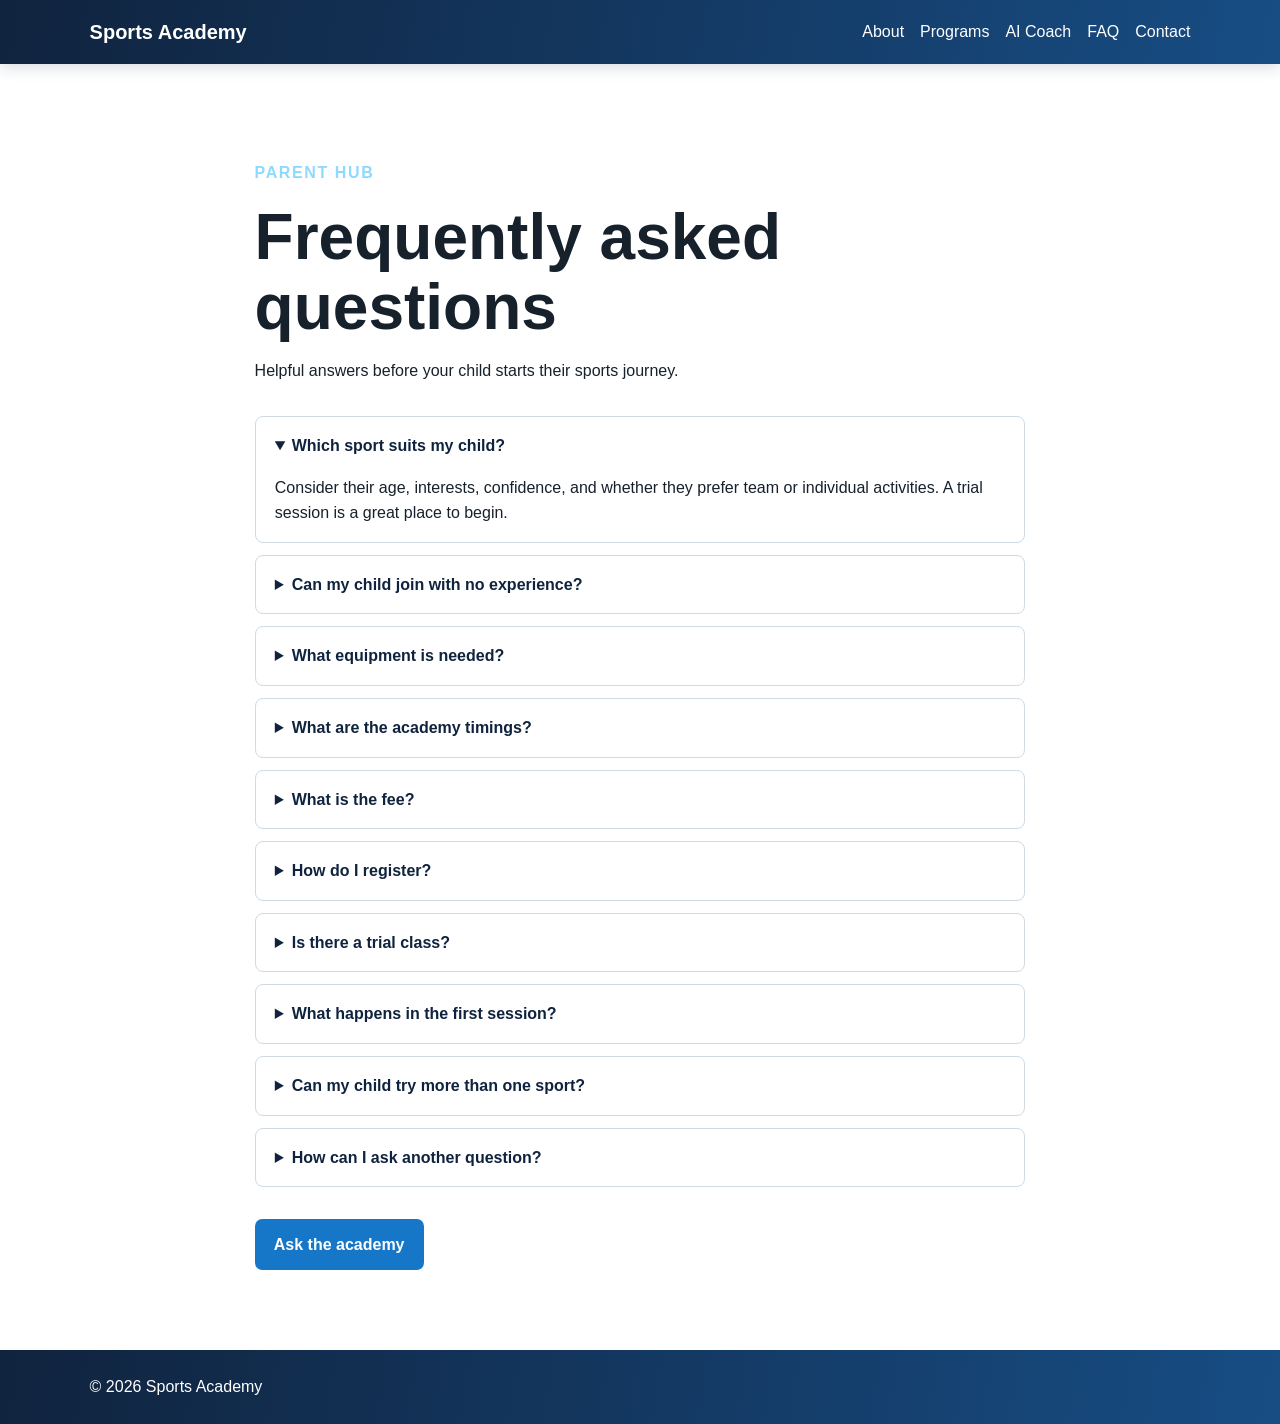
<file: faq.html>
<!doctype html>
<html lang="en">
  <head>
    <meta charset="UTF-8" />
    <meta name="viewport" content="width=device-width, initial-scale=1.0" />
    <title>FAQ | Sports Academy</title>
    <link rel="stylesheet" href="styles.css" />
  </head>
  <body>
    <header class="site-header">
      <a class="brand" href="index.html">Sports Academy</a>
      <nav aria-label="Main navigation">
        <a href="index.html#about">About</a><a href="index.html#programs">Programs</a><a href="index.html#assistant">AI Coach</a><a href="faq.html" aria-current="page">FAQ</a><a href="index.html#contact">Contact</a>
      </nav>
    </header>
    <main>
      <section class="faq-page">
        <p class="eyebrow">Parent Hub</p>
        <h1>Frequently asked questions</h1>
        <p>Helpful answers before your child starts their sports journey.</p>
        <div class="faq-list">
          <details open><summary>Which sport suits my child?</summary><p>Consider their age, interests, confidence, and whether they prefer team or individual activities. A trial session is a great place to begin.</p></details>
          <details><summary>Can my child join with no experience?</summary><p>Yes. Beginner programs introduce skills gradually while building confidence and enjoyment.</p></details>
          <details><summary>What equipment is needed?</summary><p>Bring comfortable activewear, suitable athletic shoes, and a water bottle. Your coach will confirm any sport-specific equipment.</p></details>
          <details><summary>What are the academy timings?</summary><p>Timings vary by sport and age group. Please send an inquiry for the current schedule.</p></details>
          <details><summary>What is the fee?</summary><p>Fees vary by sport, age group, and program length. Contact us for current pricing.</p></details>
          <details><summary>How do I register?</summary><p>Complete the contact form on the home page with your child’s details and preferred sport. Our team will follow up with next steps.</p></details>
          <details><summary>Is there a trial class?</summary><p>Trial availability depends on the program. Contact the academy to learn about current options.</p></details>
          <details><summary>What happens in the first session?</summary><p>Your child will be welcomed by the coach, complete a warm-up, try simple skills, and learn the session’s safety guidelines.</p></details>
          <details><summary>Can my child try more than one sport?</summary><p>Yes. Exploring more than one sport can help children discover what they enjoy most.</p></details>
          <details><summary>How can I ask another question?</summary><p>Use the Sports Compass AI Coach on the home page, or send us a message through the contact form.</p></details>
        </div>
        <a class="button faq-cta" href="index.html#contact">Ask the academy</a>
      </section>
    </main>
    <footer>© 2026 Sports Academy</footer>
  </body>
</html>
</file>
<file: styles.css>
:root { --navy:#10233e; --blue:#1677c8; --sky:#43c6f0; --lime:#b8df5d; --orange:#ff9c52; --pink:#f0569a; --purple:#7856e8; --light:#f5f8ff; --text:#17212b; }
* { box-sizing:border-box; }
body { margin:0; color:var(--text); font:16px/1.6 Arial,sans-serif; background:#fff; }
.site-header { display:flex; justify-content:space-between; align-items:center; padding:1rem 7%; background:linear-gradient(100deg,var(--navy),#174d84); box-shadow:0 3px 14px #10233e2b; }
.brand, nav a { color:#fff; text-decoration:none; }
.brand { font-size:1.25rem; font-weight:700; }
nav { display:flex; gap:1rem; }
section { padding:5rem 7%; }
section h2 { display:inline-block; margin-top:0; color:var(--navy); font-size:clamp(1.9rem,3vw,2.8rem); }
#about { position:relative; overflow:hidden; background:linear-gradient(105deg,#fff6e7 0%,#fff 65%); }
#about::after { position:absolute; right:9%; bottom:-5rem; width:12rem; height:12rem; border-radius:50%; background:var(--orange); box-shadow:-4rem -3rem 0 #ffe0bc; content:""; }
#about > * { position:relative; z-index:1; max-width:760px; }
.about-grid { display:grid; grid-template-columns:170px 1fr; align-items:start; gap:2rem; max-width:980px; }
.about-profile { display:grid; width:170px; height:170px; place-items:center; border:8px solid #fff; border-radius:50%; background:linear-gradient(135deg,var(--sky),var(--purple)); box-shadow:0 13px 26px #10233e20; }
.about-profile img { width:100%; height:100%; object-fit:contain; border-radius:50%; }
.about-grid h3 { margin:.2rem 0 .7rem; color:var(--purple); font-size:1.3rem; }
.about-grid p { max-width:700px; }
.about-closing { color:#125e93; font-weight:700; }
.hero { position:relative; min-height:58vh; display:grid; align-content:center; overflow:hidden; background:linear-gradient(120deg,var(--navy) 0%,#145892 55%,#3677c1 100%); color:#fff; }
.hero::after { position:absolute; right:-7vw; bottom:-20vw; width:47vw; height:47vw; border:28px solid #ffffff24; border-radius:50%; content:""; }
.hero::before { position:absolute; top:15%; right:18%; width:1.1rem; height:1.1rem; border-radius:50%; background:var(--lime); box-shadow:3.8rem 3rem 0 var(--orange),9rem -2rem 0 var(--sky); content:""; }
.hero > * { position:relative; z-index:1; }
.hero h1 { max-width:700px; margin:0; font-size:clamp(2.4rem,6vw,4.7rem); line-height:1.1; }
.eyebrow { color:#8fd8ff; font-weight:700; text-transform:uppercase; letter-spacing:.1em; }
.button, button { display:inline-block; width:fit-content; padding:.8rem 1.2rem; border:0; border-radius:.45rem; background:#fff; color:var(--navy); font:inherit; font-weight:700; text-decoration:none; cursor:pointer; transition:transform .2s ease, box-shadow .2s ease; }
.button:hover, button:hover { transform:translateY(-2px); box-shadow:0 7px 16px #10233e2a; }
#programs { background:linear-gradient(135deg,#f0f8ff,#f5f0ff); }
.cards, .form-grid { display:grid; grid-template-columns:repeat(3,1fr); gap:1rem; }
article { position:relative; padding:1.5rem; overflow:hidden; border-radius:.8rem; background:#fff; box-shadow:0 10px 26px #10233e16; }
article::before { display:block; width:3rem; height:.35rem; margin-bottom:1rem; border-radius:99px; background:var(--blue); content:""; }
article:nth-child(2)::before { background:var(--orange); }
article:nth-child(3)::before { background:var(--purple); }
#how-we-work { position:relative; overflow:hidden; color:#fff; background:radial-gradient(circle at 86% 14%,#2c839470 0%,transparent 28%),radial-gradient(circle at 8% 86%,#6247cb6b 0%,transparent 27%),#091426; }
#how-we-work::before { position:absolute; inset:0; opacity:.36; background-image:linear-gradient(#ffffff18 1px,transparent 1px),linear-gradient(90deg,#ffffff18 1px,transparent 1px); background-size:42px 42px; content:""; }
#how-we-work::after { position:absolute; right:-5rem; bottom:-7rem; width:22rem; height:22rem; border:1.5rem solid #55d5fa28; border-radius:50%; box-shadow:-3.5rem -2.5rem 0 -1.5rem #ae7bff2b; content:""; }
#how-we-work > * { position:relative; z-index:1; }
#how-we-work h2 { max-width:710px; margin:.2rem 0 1rem; color:#fff; font-size:clamp(2.5rem,5vw,4.7rem); line-height:1.03; }
#how-we-work .eyebrow { color:#8ee6ff; }
.section-intro { max-width:650px; color:#d7e4ee; font-size:1.15rem; }
.work-steps { display:grid; grid-template-columns:repeat(4,1fr); gap:1rem; margin-top:2.4rem; }
.work-steps article { min-height:265px; border:1px solid #ffffff2a; border-radius:1rem; background:linear-gradient(145deg,#ffffff22,#ffffff0b); box-shadow:none; backdrop-filter:blur(9px); }
.work-steps article::before { display:none; }
.work-steps article:hover { transform:translateY(-5px); border-color:#8ee6ff85; }
.work-steps article h3 { margin:.9rem 0 .55rem; color:#fff; font-size:1.35rem; }
.work-steps article p { color:#ccdae5; }
.work-steps span { display:grid; width:2.5rem; height:2.5rem; place-items:center; border-radius:.7rem; background:linear-gradient(135deg,#49d4ee,#4578f5); color:#fff; box-shadow:0 5px 15px #3d8df675; font-weight:700; }
.work-steps article:nth-child(2) span { background:linear-gradient(135deg,#ffb35a,#f66878); }
.work-steps article:nth-child(3) span { background:linear-gradient(135deg,#a983ff,#6b53df); }
.work-steps article:nth-child(4) span { background:linear-gradient(135deg,#a5e65d,#3ebc8e); }
.assistant-section { background:linear-gradient(120deg,#effaff,#f7f3ff); }
.assistant-section::before { display:block; width:4rem; height:.45rem; margin-bottom:1rem; border-radius:99px; background:linear-gradient(90deg,var(--blue),var(--purple),var(--pink)); content:""; }
.assistant-section > h2 { max-width:700px; font-size:clamp(2rem,4vw,3.3rem); line-height:1.15; }
.compass-intro { display:flex; flex-wrap:wrap; gap:.6rem; margin:1.25rem 0; }
.compass-intro span { padding:.4rem .75rem; border-radius:999px; background:#d9ecfa; color:#075b9e; font-size:.9rem; font-weight:700; }
.coach-chat { display:grid; max-width:680px; gap:0; overflow:hidden; border:1px solid #cfdae3; border-radius:1rem; background:#fff; box-shadow:0 18px 42px #0d1b2a20; }
.coach-chat__header { display:flex; justify-content:space-between; align-items:center; padding:1rem 1.2rem; background:linear-gradient(115deg,var(--navy),#155d9b); color:#fff; }
.bot-identity { display:flex; align-items:center; gap:.75rem; }
.bot-avatar { display:grid; width:2.65rem; height:2.65rem; place-items:center; border:2px solid #95d2fa; border-radius:50%; background:#fff; font-size:1.35rem; }
.bot-identity strong, .bot-identity span { display:block; }
.bot-identity span { color:#d2efff; font-size:.8rem; }
.bot-identity i { display:inline-block; width:.48rem; height:.48rem; margin-right:.25rem; border-radius:50%; background:#72df9c; }
.bot-label { padding:.25rem .45rem; border:1px solid #83c2e9; border-radius:.25rem; color:#d2efff; font-size:.7rem; font-weight:700; letter-spacing:.08em; }
.coach-messages { display:grid; gap:.75rem; min-height:160px; max-height:360px; overflow-y:auto; padding:1.25rem; background:#f8fbfd; }
.coach-message { display:flex; align-items:flex-end; gap:.45rem; max-width:90%; }
.coach-message p { margin:0; padding:.7rem .9rem; border-radius:.2rem .85rem .85rem .85rem; }
.coach-message--bot { justify-self:start; }
.coach-message--bot p { background:#e1f2ff; color:#17212b; }
.coach-message--user { justify-self:end; }
.coach-message--user::before { display:none; }
.coach-message--user p { display:block; padding:.7rem .9rem; border-radius:.85rem .2rem .85rem .85rem; background:var(--blue); color:#fff; }
.message-avatar { display:grid; flex:0 0 1.65rem; width:1.65rem; height:1.65rem; place-items:center; border-radius:50%; background:#d4edfd; font-size:.85rem; }
.sport-finder-form { display:grid; grid-template-columns:repeat(3, 1fr); gap:.75rem; margin:1rem; padding:1rem; border-radius:.5rem; background:#f4f8fb; }
.sport-finder-form label { display:grid; gap:.35rem; font-size:.9rem; font-weight:700; }
.sport-finder-form select { min-width:0; padding:.65rem; border:1px solid #aeb9c3; border-radius:.25rem; background:#fff; color:var(--text); font:inherit; }
.sport-finder-form button { grid-column:1 / -1; justify-self:start; background:var(--blue); color:#fff; }
.suggested-questions { display:flex; flex-wrap:wrap; gap:.5rem; padding:0 1rem 1rem; }
.suggested-questions button { padding:.45rem .7rem; border:1px solid #9ac8ed; background:#fff; color:#075b9e; font-size:.9rem; }
.coach-form { display:grid; grid-template-columns:1fr auto; gap:.5rem; margin:0 1rem 1rem; padding:.4rem; border:1px solid #aeb9c3; border-radius:.65rem; background:#fff; }
.coach-form input { min-width:0; padding:.55rem .7rem; border:0; outline:0; font:inherit; }
.coach-form button { display:grid; width:2.5rem; height:2.5rem; place-items:center; padding:0; border-radius:.45rem; background:var(--blue); color:#fff; }
.sr-only { position:absolute; width:1px; height:1px; padding:0; margin:-1px; overflow:hidden; clip:rect(0, 0, 0, 0); white-space:nowrap; border:0; }
.contact-form { display:grid; max-width:760px; gap:1rem; padding:1.5rem; border-radius:1rem; background:linear-gradient(135deg,#fff,#f6fbff); box-shadow:0 12px 28px #10233e12; }
.form-grid { grid-template-columns:repeat(2,1fr); }
.contact-form label { display:grid; gap:.35rem; font-weight:700; }
.contact-form input, .contact-form select, .contact-form textarea { width:100%; padding:.7rem; border:1px solid #aeb9c3; border-radius:.25rem; color:var(--text); font:inherit; font-weight:400; }
.contact-form textarea { resize:vertical; }
.contact-form button { background:var(--blue); color:#fff; }
.form-status { min-height:1.6rem; margin:0; color:#176b36; font-weight:700; }
#coaches { color:#fff; background:linear-gradient(120deg,#6f45d1,#a04be0 58%,#e3519c); }
#coaches h2 { color:#fff; }
#coaches p { max-width:620px; font-size:1.1rem; }
#contact { position:relative; overflow:hidden; background:linear-gradient(135deg,#dff6ff,#e6f2ce); }
#contact::after { position:absolute; right:-2rem; top:1rem; width:13rem; height:13rem; border:22px solid #ffffffa8; border-radius:50%; content:""; }
#contact > * { position:relative; z-index:1; }
.faq-page { max-width:950px; margin:0 auto; }
.faq-page h1 { margin:.2rem 0; font-size:clamp(2.4rem,5vw,4.4rem); line-height:1.1; }
.faq-list { display:grid; gap:.75rem; margin-top:2rem; }
.faq-list details { border:1px solid #cfdae3; border-radius:.5rem; background:#fff; }
.faq-list summary { padding:1rem 1.2rem; color:var(--navy); font-weight:700; cursor:pointer; }
.faq-list p { padding:0 1.2rem 1rem; margin:0; }
.faq-cta { margin-top:2rem; background:var(--blue); color:#fff; }
footer { padding:1.5rem 7%; background:linear-gradient(100deg,var(--navy),#174d84); color:#fff; }
@media (max-width:800px) { .work-steps { grid-template-columns:repeat(2,1fr); } }
@media (max-width:650px) { .site-header { align-items:flex-start; flex-direction:column; gap:.75rem; } .cards, .form-grid, .sport-finder-form, .about-grid, .work-steps { grid-template-columns:1fr; } .about-profile { width:130px; height:130px; } .coach-form { grid-template-columns:1fr; } }
</file>
